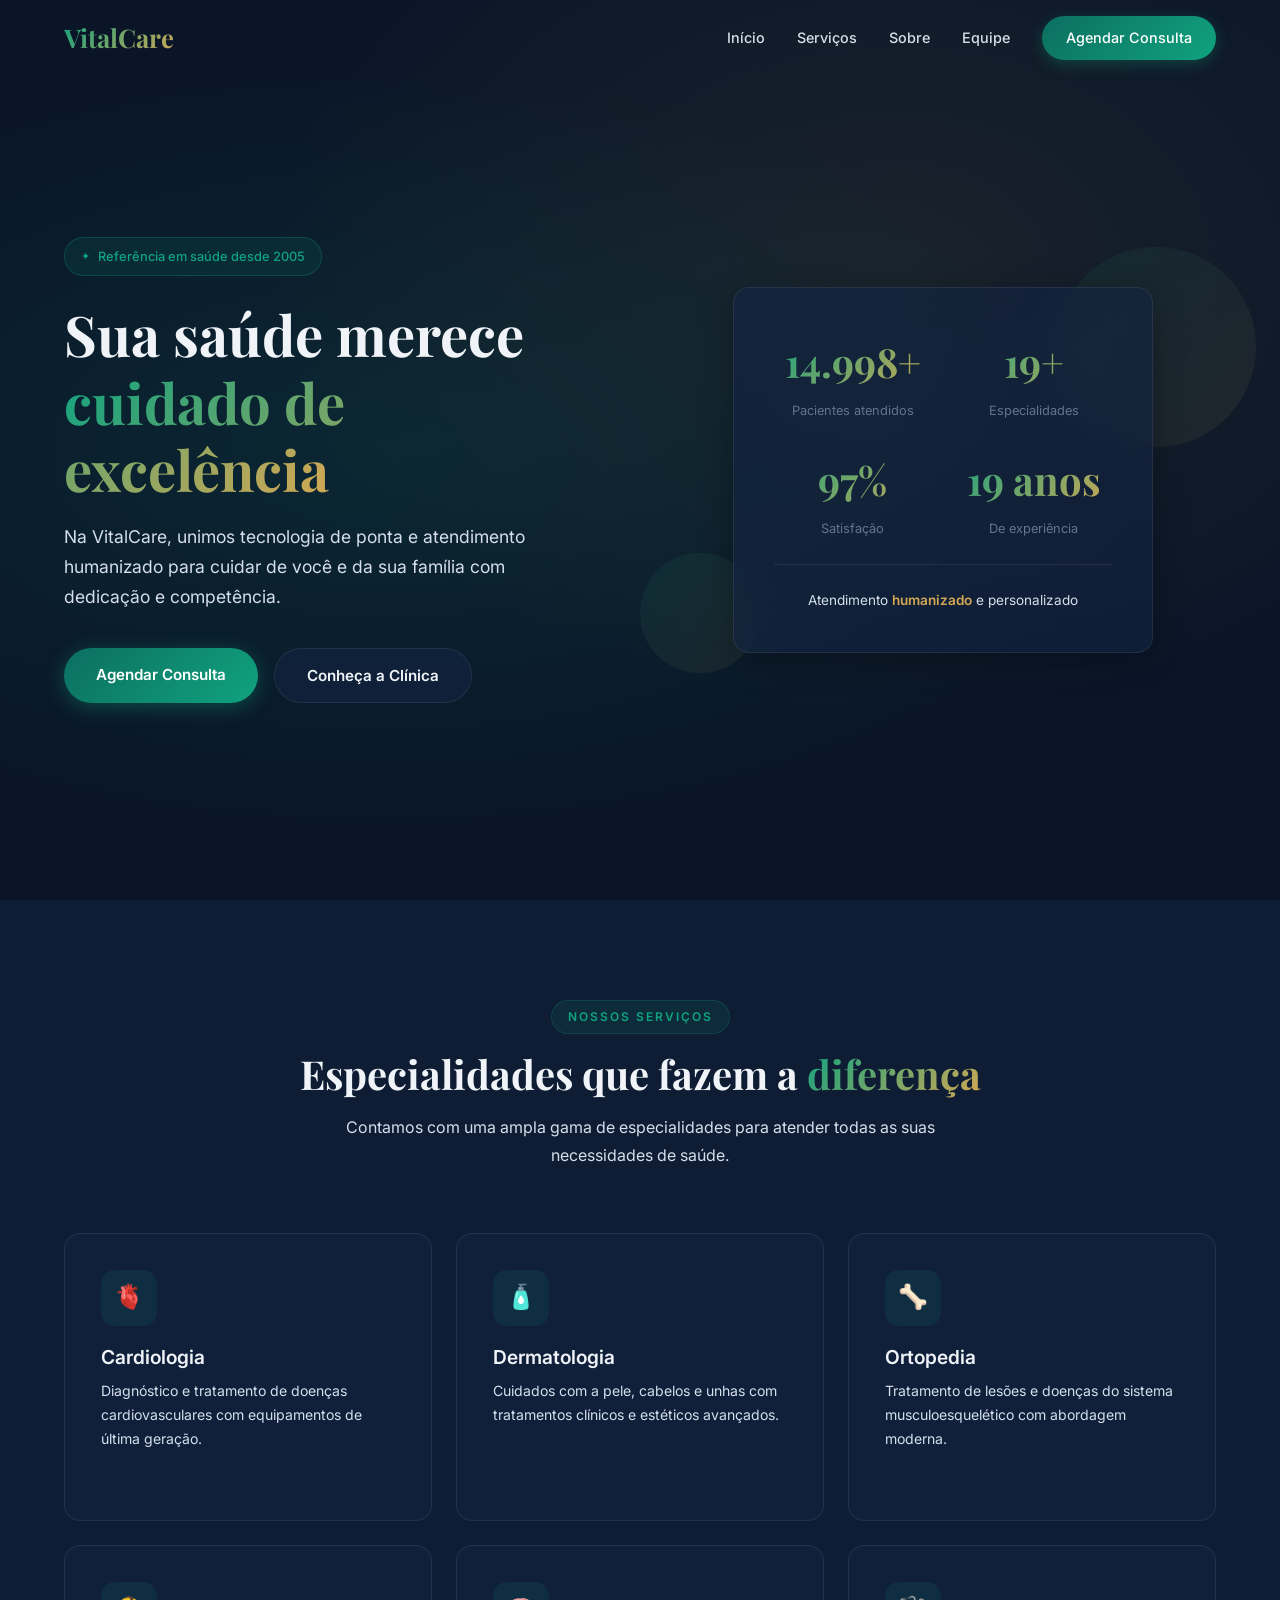
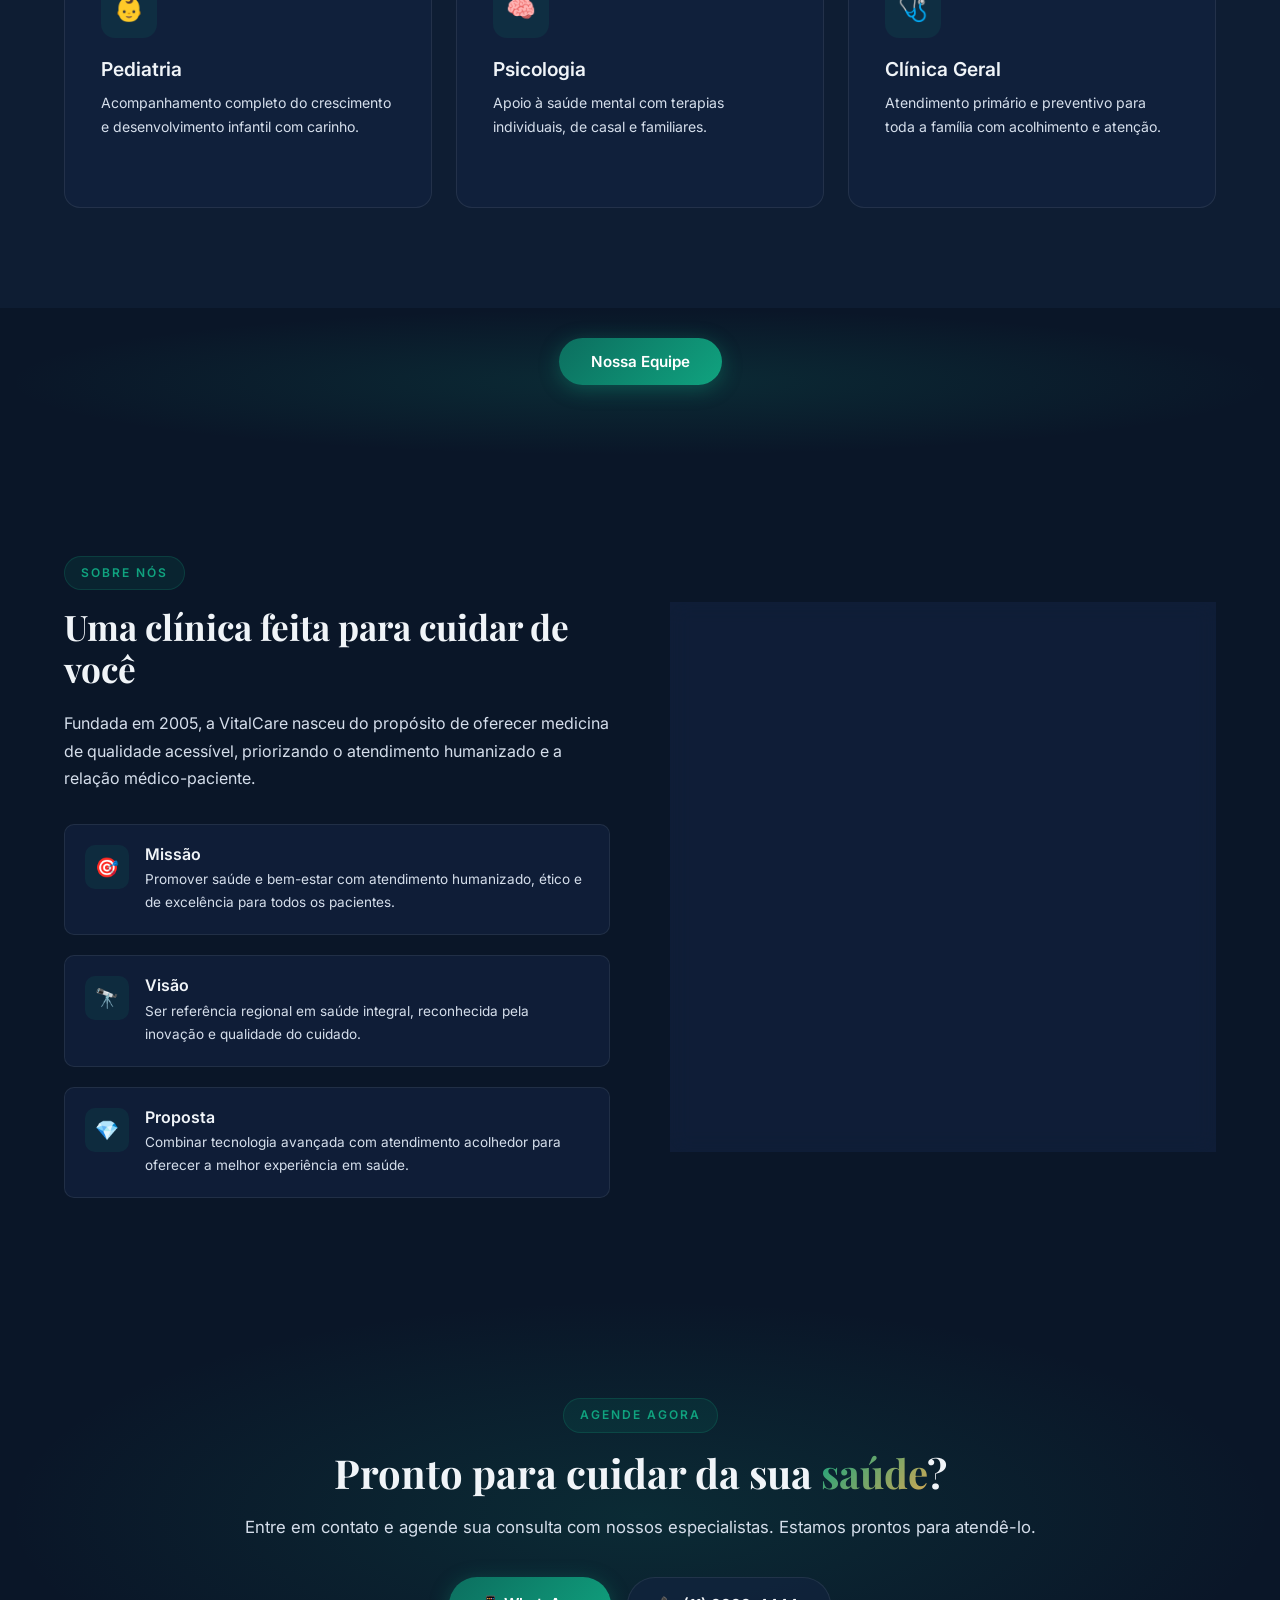
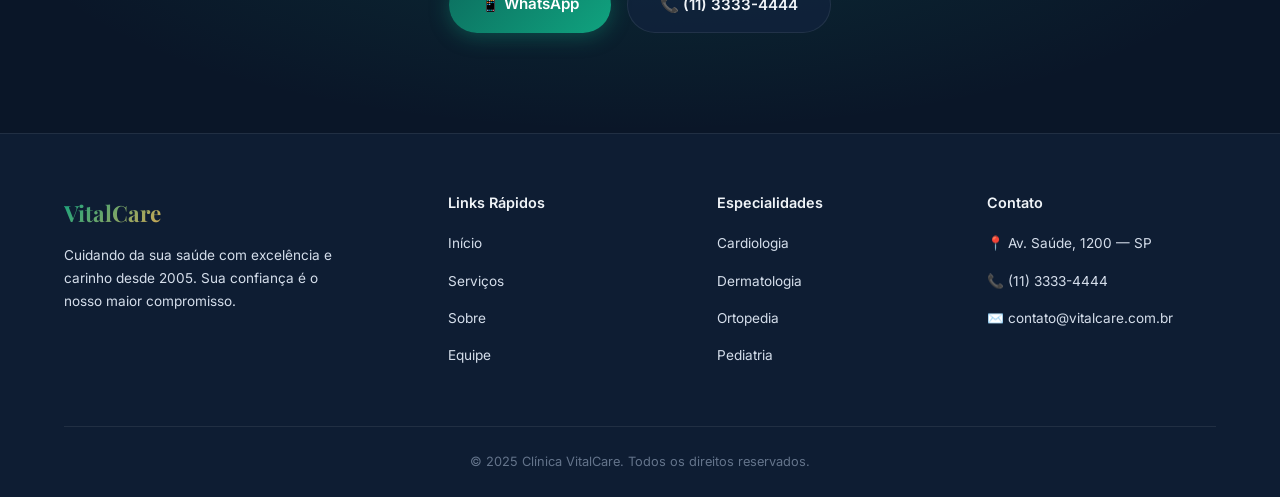
<file: index.html>
<!DOCTYPE html>
<html lang="pt-BR">
<head>
  <meta charset="UTF-8">
  <meta name="viewport" content="width=device-width, initial-scale=1.0">
  <meta name="description" content="Clínica VitalCare — Cuidado médico de excelência com profissionais especializados. Agende sua consulta hoje.">
  <title>Clínica VitalCare — Saúde e Bem-Estar</title>
  <link rel="stylesheet" href="style.css">
</head>
<body>

  <!-- NAVBAR -->
  <nav class="navbar" id="navbar">
    <div class="container">
      <a href="index.html" class="nav-logo">VitalCare</a>
      <div class="nav-links" id="navLinks">
        <a href="#inicio">Início</a>
        <a href="#servicos">Serviços</a>
        <a href="#sobre">Sobre</a>
        <a href="equipe.html">Equipe</a>
        <a href="contato.html" class="nav-cta">Agendar Consulta</a>
      </div>
      <button class="hamburger" id="hamburger" aria-label="Menu">
        <span></span><span></span><span></span>
      </button>
    </div>
  </nav>

  <!-- HERO -->
  <section class="hero" id="inicio">
    <div class="container">
      <div class="hero-grid">
        <div class="hero-content">
          <div class="hero-badge">
            <span>✦</span> Referência em saúde desde 2005
          </div>
          <h1>Sua saúde merece <span class="highlight">cuidado de excelência</span></h1>
          <p>Na VitalCare, unimos tecnologia de ponta e atendimento humanizado para cuidar de você e da sua família com dedicação e competência.</p>
          <div class="hero-buttons">
            <a href="contato.html" class="btn-primary">Agendar Consulta</a>
            <a href="#sobre" class="btn-secondary">Conheça a Clínica</a>
          </div>
        </div>
        <div class="hero-visual">
          <div class="floating-circle"></div>
          <div class="floating-circle"></div>
          <div class="hero-card">
            <div class="hero-stats">
              <div class="stat-item">
                <div class="stat-number" data-target="15000" data-suffix="+">0</div>
                <div class="stat-label">Pacientes atendidos</div>
              </div>
              <div class="stat-item">
                <div class="stat-number" data-target="20" data-suffix="+">0</div>
                <div class="stat-label">Especialidades</div>
              </div>
              <div class="stat-item">
                <div class="stat-number" data-target="98" data-suffix="%">0</div>
                <div class="stat-label">Satisfação</div>
              </div>
              <div class="stat-item">
                <div class="stat-number" data-target="20" data-suffix=" anos">0</div>
                <div class="stat-label">De experiência</div>
              </div>
            </div>
            <div class="hero-card-divider"></div>
            <div class="hero-card-footer">
              <p>Atendimento <span class="accent">humanizado</span> e personalizado</p>
            </div>
          </div>
        </div>
      </div>
    </div>
  </section>

  <!-- SERVICES -->
  <section class="section services" id="servicos">
    <div class="container">
      <div class="section-header reveal">
        <span class="section-tag">Nossos Serviços</span>
        <h2 class="section-title">Especialidades que fazem a <span class="highlight">diferença</span></h2>
        <p class="section-desc">Contamos com uma ampla gama de especialidades para atender todas as suas necessidades de saúde.</p>
      </div>
      <div class="services-grid">
        <div class="service-card reveal reveal-delay-1">
          <div class="service-icon">🫀</div>
          <h3>Cardiologia</h3>
          <p>Diagnóstico e tratamento de doenças cardiovasculares com equipamentos de última geração.</p>
          <div class="service-details">
            <h4>Procedimentos oferecidos:</h4>
            <ul>
              <li>Consulta cardiológica completa</li>
              <li>Eletrocardiograma (ECG)</li>
              <li>Ecocardiograma transtorácico</li>
              <li>Holter 24 horas</li>
              <li>Teste ergométrico</li>
              <li>Avaliação e manejo de hipertensão e arritmias</li>
              <li>Prevenção de eventos cardiovasculares</li>
            </ul>
          </div>
        </div>
        <div class="service-card reveal reveal-delay-2">
          <div class="service-icon">🧴</div>
          <h3>Dermatologia</h3>
          <p>Cuidados com a pele, cabelos e unhas com tratamentos clínicos e estéticos avançados.</p>
          <div class="service-details">
            <h4>Serviços disponíveis:</h4>
            <ul>
              <li>Consulta dermatológica clínica</li>
              <li>Tratamento de acne e rosácea</li>
              <li>Dermatoscopia digital</li>
              <li>Peeling químico e microabrasão</li>
              <li>Laser para rejuvenescimento facial</li>
              <li>Tratamento de manchas e sardas</li>
              <li>Alopecia e problemas capilares</li>
              <li>Prevenção e detecção de câncer de pele</li>
            </ul>
          </div>
        </div>
        <div class="service-card reveal reveal-delay-3">
          <div class="service-icon">🦴</div>
          <h3>Ortopedia</h3>
          <p>Tratamento de lesões e doenças do sistema musculoesquelético com abordagem moderna.</p>
          <div class="service-details">
            <h4>Tratamentos oferecidos:</h4>
            <ul>
              <li>Consulta ortopédica especializada</li>
              <li>Radiografia e ressonância magnética</li>
              <li>Bloqueio e infiltração articular</li>
              <li>Tratamento de fraturas e luxações</li>
              <li>Lesões de menisco e ligamentos</li>
              <li>Dores em coluna (lombalgias, cervicalgias)</li>
              <li>Artrose e artrite</li>
              <li>Indicação e acompanhamento pós-cirúrgico</li>
            </ul>
          </div>
        </div>
        <div class="service-card reveal reveal-delay-4">
          <div class="service-icon">👶</div>
          <h3>Pediatria</h3>
          <p>Acompanhamento completo do crescimento e desenvolvimento infantil com carinho.</p>
          <div class="service-details">
            <h4>Cuidados pediátricos:</h4>
            <ul>
              <li>Consultas neonatais e puericultura</li>
              <li>Avaliação de crescimento e desenvolvimento</li>
              <li>Calendário vacinal completo</li>
              <li>Orientação sobre nutrição e aleitamento</li>
              <li>Atendimento de doenças agudas</li>
              <li>Acompanhamento de condições crônicas</li>
              <li>Orientação aos pais e prevenção de acidentes</li>
            </ul>
          </div>
        </div>
        <div class="service-card reveal reveal-delay-5">
          <div class="service-icon">🧠</div>
          <h3>Psicologia</h3>
          <p>Apoio à saúde mental com terapias individuais, de casal e familiares.</p>
          <div class="service-details">
            <h4>Abordagens terapêuticas:</h4>
            <ul>
              <li>Terapia cognitivo-comportamental (TCC)</li>
              <li>Atendimento psicológico individual</li>
              <li>Terapia de casal e relacionamentos</li>
              <li>Terapia familiar e parental</li>
              <li>Tratamento de ansiedade e depressão</li>
              <li>Orientação em crises e luto</li>
              <li>Avaliação e suporte em stress ocupacional</li>
            </ul>
          </div>
        </div>
        <div class="service-card reveal reveal-delay-6">
          <div class="service-icon">🩺</div>
          <h3>Clínica Geral</h3>
          <p>Atendimento primário e preventivo para toda a família com acolhimento e atenção.</p>
          <div class="service-details">
            <h4>Serviços clínicos:</h4>
            <ul>
              <li>Consultas clínicas para toda a família</li>
              <li>Acompanhamento de doenças crônicas</li>
              <li>Check-up e medicina preventiva</li>
              <li>Atendimento de doenças agudas</li>
              <li>Prescrição e orientação terapêutica</li>
              <li>Referenciamento para especialistas</li>
              <li>Orientação em hábitos saudáveis</li>
            </ul>
          </div>
        </div>
      </div>
    </div>
  </section>

  <!-- LINK PARA EQUIPE -->
  <section class="cta-section" style="padding: 40px 0 80px;">
    <div class="container">
      <div class="cta-content" style="text-align: center;">
        <a href="equipe.html" class="btn-primary">Nossa Equipe</a>
      </div>
    </div>
  </section>

  <!-- ABOUT -->
  <section class="section" id="sobre">
    <div class="container">
      <div class="about-grid">
        <div class="about-content">
          <span class="section-tag">Sobre Nós</span>
          <h2>Uma clínica feita para <span class="highlight">cuidar de você</span></h2>
          <p>Fundada em 2005, a VitalCare nasceu do propósito de oferecer medicina de qualidade acessível, priorizando o atendimento humanizado e a relação médico-paciente.</p>
          <div class="about-values">
            <div class="value-item reveal">
              <div class="value-icon">🎯</div>
              <div>
                <h4>Missão</h4>
                <p>Promover saúde e bem-estar com atendimento humanizado, ético e de excelência para todos os pacientes.</p>
              </div>
            </div>
            <div class="value-item reveal reveal-delay-1">
              <div class="value-icon">🔭</div>
              <div>
                <h4>Visão</h4>
                <p>Ser referência regional em saúde integral, reconhecida pela inovação e qualidade do cuidado.</p>
              </div>
            </div>
            <div class="value-item reveal reveal-delay-2">
              <div class="value-icon">💎</div>
              <div>
                <h4>Proposta</h4>
                <p>Combinar tecnologia avançada com atendimento acolhedor para oferecer a melhor experiência em saúde.</p>
              </div>
            </div>
          </div>
        </div>
        <div class="about-visual reveal">
          <div class="about-card-main">
            <h3>Nossos Diferenciais</h3>
            <div class="differentials">
              <div class="diff-item"><div class="diff-check">✓</div><span>Equipamentos de última geração</span></div>
              <div class="diff-item"><div class="diff-check">✓</div><span>Atendimento humanizado e personalizado</span></div>
              <div class="diff-item"><div class="diff-check">✓</div><span>Agendamento online rápido e fácil</span></div>
              <div class="diff-item"><div class="diff-check">✓</div><span>Ambiente acolhedor e acessível</span></div>
              <div class="diff-item"><div class="diff-check">✓</div><span>Equipe multidisciplinar integrada</span></div>
              <div class="diff-item"><div class="diff-check">✓</div><span>Convênios com os principais planos</span></div>
            </div>
          </div>
        </div>
      </div>
    </div>
  </section>

  <!-- CTA -->
  <section class="cta-section" id="contato">
    <div class="container">
      <div class="cta-content reveal">
        <span class="section-tag">Agende Agora</span>
        <h2 class="section-title">Pronto para cuidar da sua <span class="highlight">saúde</span>?</h2>
        <p>Entre em contato e agende sua consulta com nossos especialistas. Estamos prontos para atendê-lo.</p>
        <div class="cta-buttons">
          <a href="https://wa.me/5511999999999" target="_blank" class="btn-primary">📱 WhatsApp</a>
          <a href="tel:+551133334444" class="btn-secondary">📞 (11) 3333-4444</a>
        </div>
      </div>
    </div>
  </section>

  <!-- FOOTER -->
  <footer class="footer">
    <div class="container">
      <div class="footer-grid">
        <div class="footer-brand">
          <span class="nav-logo">VitalCare</span>
          <p>Cuidando da sua saúde com excelência e carinho desde 2005. Sua confiança é o nosso maior compromisso.</p>
        </div>
        <div>
          <h4>Links Rápidos</h4>
          <ul>
            <li><a href="#inicio">Início</a></li>
            <li><a href="#servicos">Serviços</a></li>
            <li><a href="#sobre">Sobre</a></li>
            <li><a href="equipe.html">Equipe</a></li>
          </ul>
        </div>
        <div>
          <h4>Especialidades</h4>
          <ul>
            <li><a href="#servicos">Cardiologia</a></li>
            <li><a href="#servicos">Dermatologia</a></li>
            <li><a href="#servicos">Ortopedia</a></li>
            <li><a href="#servicos">Pediatria</a></li>
          </ul>
        </div>
        <div>
          <h4>Contato</h4>
          <ul>
            <li><a href="#">📍 Av. Saúde, 1200 — SP</a></li>
            <li><a href="tel:+551133334444">📞 (11) 3333-4444</a></li>
            <li><a href="mailto:contato@vitalcare.com.br">✉️ contato@vitalcare.com.br</a></li>
          </ul>
        </div>
      </div>
      <div class="footer-bottom">
        <p>&copy; 2025 Clínica VitalCare. Todos os direitos reservados.</p>
      </div>
    </div>
  </footer>

  <script src="script.js"></script>
</body>
</html>
</file>
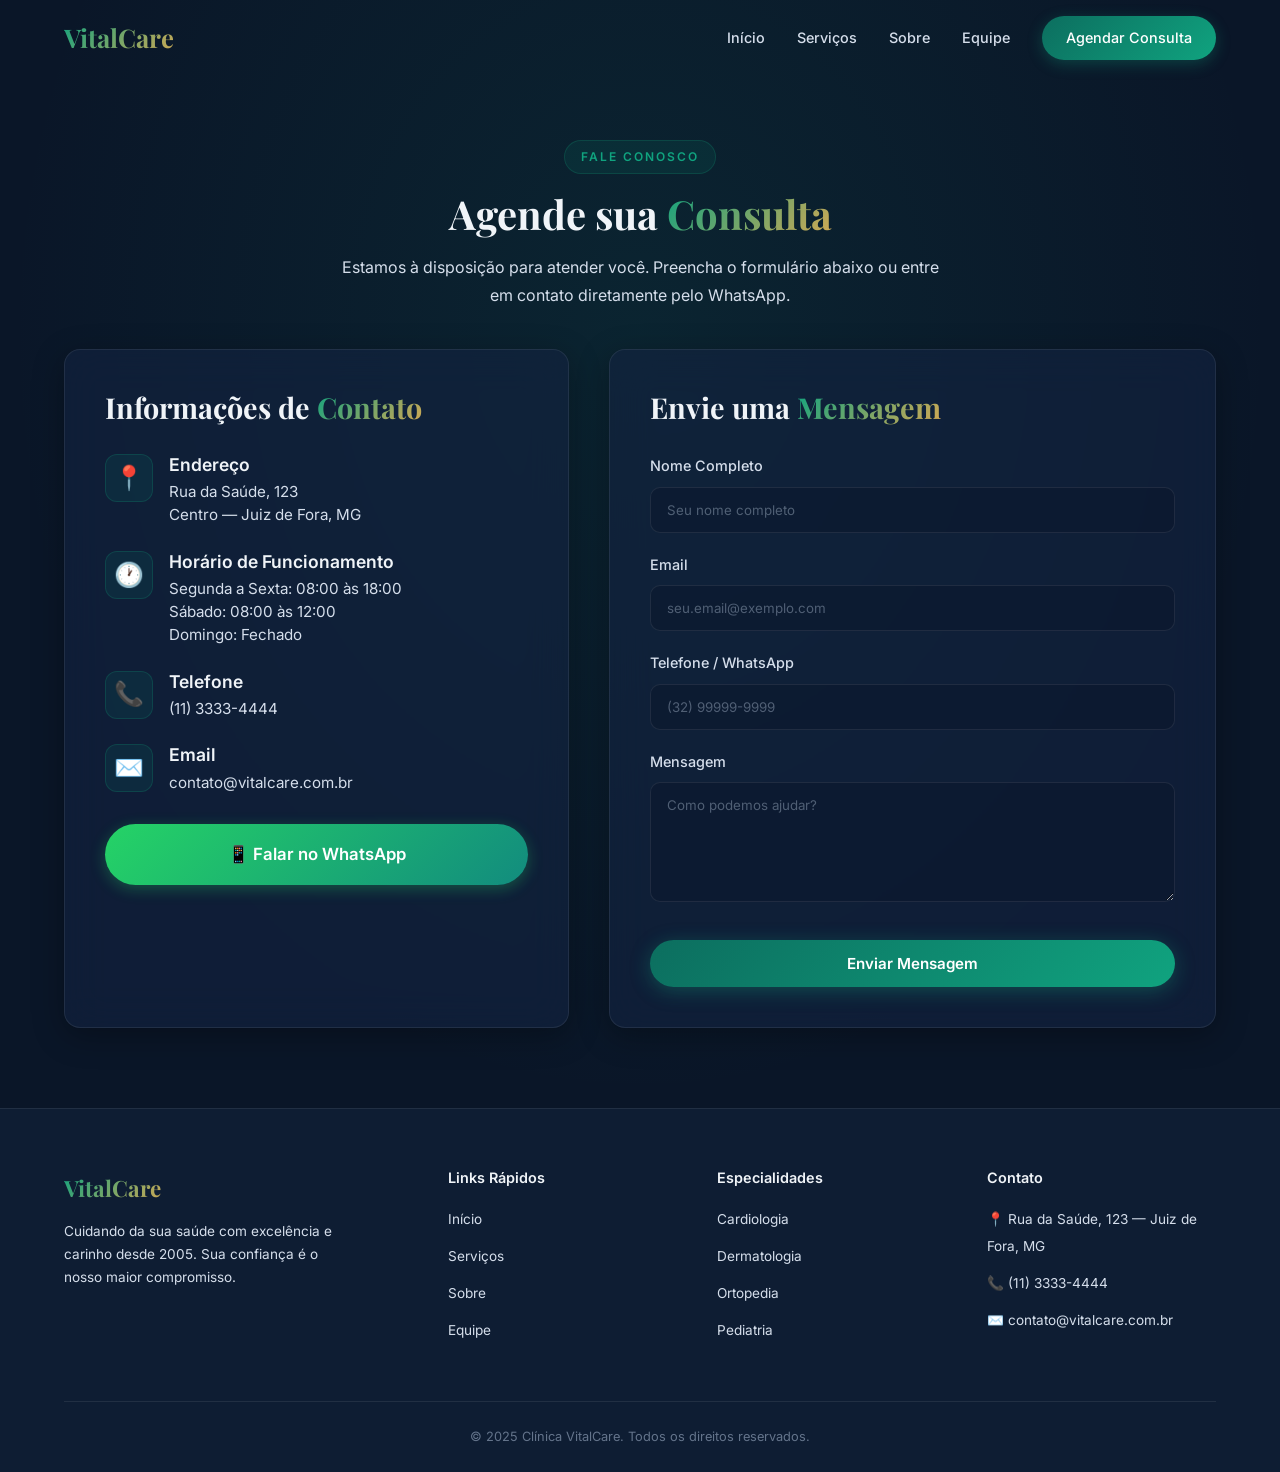
<file: contato.html>
<!DOCTYPE html>
<html lang="pt-BR">
<head>
  <meta charset="UTF-8">
  <meta name="viewport" content="width=device-width, initial-scale=1.0">
  <meta name="description" content="Entre em contato com a Clínica VitalCare. Agende sua consulta ou tire suas dúvidas.">
  <title>Contato — Clínica VitalCare</title>
  <link rel="stylesheet" href="style.css">
  <style>
    /* Estilos específicos para a página de contato usando as variáveis do style.css */
    .contact-page {
      padding: 140px 0 80px;
      min-height: 100vh;
      position: relative;
    }
    .contact-page::before {
      content: ''; position: absolute; inset: 0;
      background: radial-gradient(ellipse at 50% 30%, rgba(16, 163, 127, 0.1) 0%, transparent 70%);
      z-index: -1;
    }
    .contact-header {
      text-align: center;
      margin-bottom: 40px;
    }
    .contact-grid {
      display: grid;
      grid-template-columns: 1fr 1.2fr;
      gap: 40px;
      align-items: stretch;
    }
    .contact-card {
      background: var(--glass-bg);
      border: 1px solid var(--glass-border);
      border-radius: var(--radius);
      padding: 40px;
      backdrop-filter: blur(20px);
      box-shadow: var(--shadow);
    }
    .contact-card h3 {
      font-size: 1.8rem;
      margin-bottom: 30px;
      color: var(--text-primary);
    }
    .contact-card h3 .highlight {
      background: linear-gradient(135deg, var(--primary-light), var(--accent));
      -webkit-background-clip: text; -webkit-text-fill-color: transparent;
    }
    .info-item {
      display: flex;
      gap: 16px;
      margin-bottom: 24px;
      align-items: flex-start;
    }
    .info-icon {
      width: 48px;
      height: 48px;
      border-radius: 12px;
      background: rgba(16, 163, 127, 0.1);
      display: flex;
      align-items: center;
      justify-content: center;
      font-size: 1.5rem;
      flex-shrink: 0;
      border: 1px solid rgba(16, 163, 127, 0.2);
    }
    .info-content h4 {
      font-size: 1.1rem;
      margin-bottom: 6px;
      font-family: 'Inter', sans-serif;
      font-weight: 600;
    }
    .info-content p {
      font-size: 0.95rem;
      color: var(--text-secondary);
      line-height: 1.5;
    }
    
    .form-group {
      margin-bottom: 20px;
    }
    .form-group label {
      display: block;
      font-size: 0.9rem;
      margin-bottom: 8px;
      color: var(--text-secondary);
      font-weight: 500;
    }
    .form-control {
      width: 100%;
      padding: 14px 16px;
      background: rgba(10, 22, 40, 0.4);
      border: 1px solid var(--glass-border);
      border-radius: var(--radius-sm);
      color: var(--text-primary);
      font-family: 'Inter', sans-serif;
      transition: var(--transition);
    }
    .form-control::placeholder {
      color: rgba(148, 163, 184, 0.5);
    }
    .form-control:focus {
      outline: none;
      border-color: var(--primary-light);
      background: rgba(10, 22, 40, 0.7);
      box-shadow: 0 0 0 3px rgba(16, 163, 127, 0.1);
    }
    textarea.form-control {
      resize: vertical;
      min-height: 120px;
    }
    .btn-submit {
      width: 100%;
      margin-top: 10px;
    }
    .whatsapp-btn-large {
      display: flex;
      align-items: center;
      justify-content: center;
      gap: 10px;
      background: linear-gradient(135deg, #25D366, #128C7E);
      color: white;
      padding: 16px;
      border-radius: 50px;
      font-weight: 600;
      font-size: 1.05rem;
      margin-top: 30px;
      transition: var(--transition);
      box-shadow: 0 4px 15px rgba(37, 211, 102, 0.3);
      text-decoration: none;
    }
    .whatsapp-btn-large:hover {
      transform: translateY(-3px);
      box-shadow: 0 8px 25px rgba(37, 211, 102, 0.4);
      color: white;
    }
    
    @media (max-width: 992px) {
      .contact-grid {
        grid-template-columns: 1fr;
      }
    }
  </style>
</head>
<body>

  <!-- NAVBAR -->
  <nav class="navbar" id="navbar">
    <div class="container">
      <a href="index.html" class="nav-logo">VitalCare</a>
      <div class="nav-links" id="navLinks">
        <a href="index.html#inicio">Início</a>
        <a href="index.html#servicos">Serviços</a>
        <a href="index.html#sobre">Sobre</a>
        <a href="equipe.html">Equipe</a>
        <a href="contato.html" class="nav-cta">Agendar Consulta</a>
      </div>
      <button class="hamburger" id="hamburger" aria-label="Menu">
        <span></span><span></span><span></span>
      </button>
    </div>
  </nav>

  <!-- CONTATO PRINCIPAL -->
  <main class="contact-page">
    <div class="container">
      <div class="contact-header reveal">
        <span class="section-tag">Fale Conosco</span>
        <h1 class="section-title">Agende sua <span class="highlight">Consulta</span></h1>
        <p class="section-desc">Estamos à disposição para atender você. Preencha o formulário abaixo ou entre em contato diretamente pelo WhatsApp.</p>
      </div>

      <div class="contact-grid">
        <!-- INFO CARD -->
        <div class="contact-card reveal reveal-delay-1">
          <h3>Informações de <span class="highlight">Contato</span></h3>
          
          <div class="info-item">
            <div class="info-icon">📍</div>
            <div class="info-content">
              <h4>Endereço</h4>
              <p>Rua da Saúde, 123<br>Centro — Juiz de Fora, MG</p>
            </div>
          </div>
          
          <div class="info-item">
            <div class="info-icon">🕐</div>
            <div class="info-content">
              <h4>Horário de Funcionamento</h4>
              <p>Segunda a Sexta: 08:00 às 18:00<br>Sábado: 08:00 às 12:00<br>Domingo: Fechado</p>
            </div>
          </div>
          
          <div class="info-item">
            <div class="info-icon">📞</div>
            <div class="info-content">
              <h4>Telefone</h4>
              <p>(11) 3333-4444</p>
            </div>
          </div>
          
          <div class="info-item">
            <div class="info-icon">✉️</div>
            <div class="info-content">
              <h4>Email</h4>
              <p>contato@vitalcare.com.br</p>
            </div>
          </div>

          <a href="https://wa.me/5532999999999" target="_blank" class="whatsapp-btn-large">
            📱 Falar no WhatsApp
          </a>
        </div>

        <!-- FORM CARD -->
        <div class="contact-card reveal reveal-delay-2">
          <h3>Envie uma <span class="highlight">Mensagem</span></h3>
          
          <form id="contactForm" onsubmit="event.preventDefault(); alert('Mensagem enviada com sucesso! Entraremos em contato em breve.'); this.reset();">
            <div class="form-group">
              <label for="nome">Nome Completo</label>
              <input type="text" id="nome" class="form-control" placeholder="Seu nome completo" required>
            </div>
            
            <div class="form-group">
              <label for="email">Email</label>
              <input type="email" id="email" class="form-control" placeholder="seu.email@exemplo.com" required>
            </div>
            
            <div class="form-group">
              <label for="telefone">Telefone / WhatsApp</label>
              <input type="tel" id="telefone" class="form-control" placeholder="(32) 99999-9999" required>
            </div>
            
            <div class="form-group">
              <label for="mensagem">Mensagem</label>
              <textarea id="mensagem" class="form-control" placeholder="Como podemos ajudar?" required></textarea>
            </div>
            
            <button type="submit" class="btn-primary btn-submit">Enviar Mensagem</button>
          </form>
        </div>
      </div>
    </div>
  </main>

  <!-- FOOTER -->
  <footer class="footer">
    <div class="container">
      <div class="footer-grid">
        <div class="footer-brand">
          <span class="nav-logo">VitalCare</span>
          <p>Cuidando da sua saúde com excelência e carinho desde 2005. Sua confiança é o nosso maior compromisso.</p>
        </div>
        <div>
          <h4>Links Rápidos</h4>
          <ul>
            <li><a href="index.html#inicio">Início</a></li>
            <li><a href="index.html#servicos">Serviços</a></li>
            <li><a href="index.html#sobre">Sobre</a></li>
            <li><a href="equipe.html">Equipe</a></li>
          </ul>
        </div>
        <div>
          <h4>Especialidades</h4>
          <ul>
            <li><a href="index.html#servicos">Cardiologia</a></li>
            <li><a href="index.html#servicos">Dermatologia</a></li>
            <li><a href="index.html#servicos">Ortopedia</a></li>
            <li><a href="index.html#servicos">Pediatria</a></li>
          </ul>
        </div>
        <div>
          <h4>Contato</h4>
          <ul>
            <li><a href="#">📍 Rua da Saúde, 123 — Juiz de Fora, MG</a></li>
            <li><a href="tel:+551133334444">📞 (11) 3333-4444</a></li>
            <li><a href="mailto:contato@vitalcare.com.br">✉️ contato@vitalcare.com.br</a></li>
          </ul>
        </div>
      </div>
      <div class="footer-bottom">
        <p>&copy; 2025 Clínica VitalCare. Todos os direitos reservados.</p>
      </div>
    </div>
  </footer>

  <script src="script.js"></script>
</body>
</html>
</file>
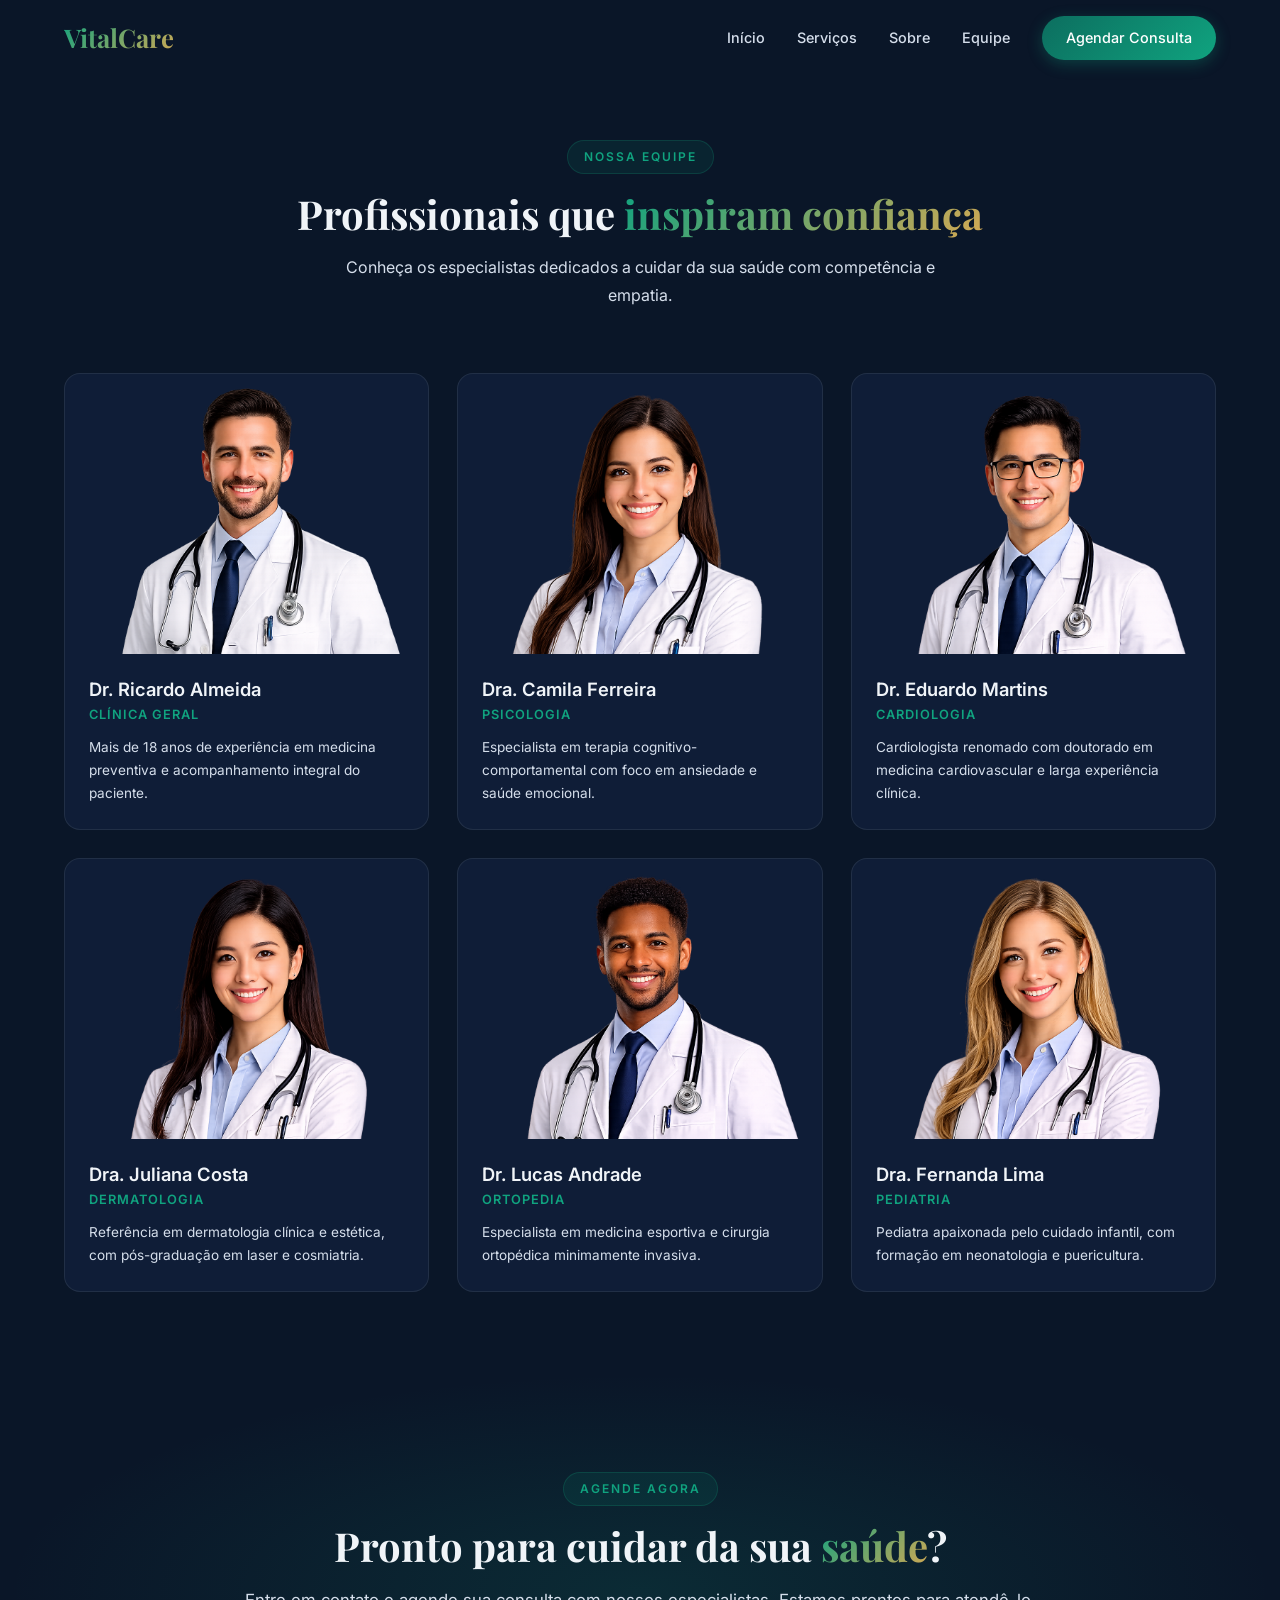
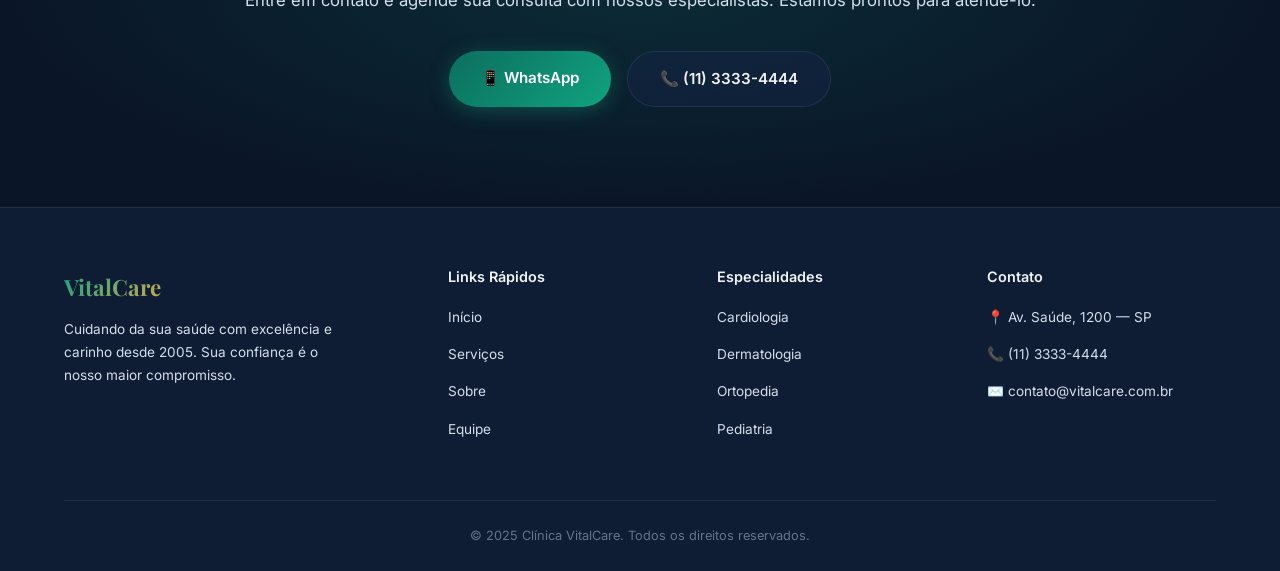
<file: equipe.html>
<!DOCTYPE html>
<html lang="pt-BR">
<head>
  <meta charset="UTF-8">
  <meta name="viewport" content="width=device-width, initial-scale=1.0">
  <meta name="description" content="Conheça a equipe de especialistas da Clínica VitalCare. Profissionais dedicados à sua saúde.">
  <title>Nossa Equipe — Clínica VitalCare</title>
  <link rel="stylesheet" href="style.css">
  <style>
    /* Estilos específicos para a página da equipe */
    .team-page {
      padding: 140px 0 80px; /* Adjust padding to account for fixed navbar */
      min-height: 100vh;
    }
  </style>
</head>
<body>

  <!-- NAVBAR -->
  <nav class="navbar" id="navbar">
    <div class="container">
      <a href="index.html" class="nav-logo">VitalCare</a>
      <div class="nav-links" id="navLinks">
        <a href="index.html#inicio">Início</a>
        <a href="index.html#servicos">Serviços</a>
        <a href="index.html#sobre">Sobre</a>
        <a href="equipe.html" class="active">Equipe</a>
        <a href="contato.html" class="nav-cta">Agendar Consulta</a>
      </div>
      <button class="hamburger" id="hamburger" aria-label="Menu">
        <span></span><span></span><span></span>
      </button>
    </div>
  </nav>

  <!-- TEAM -->
  <main class="team-page">
    <div class="container">
      <div class="section-header reveal">
        <span class="section-tag">Nossa Equipe</span>
        <h2 class="section-title">Profissionais que <span class="highlight">inspiram confiança</span></h2>
        <p class="section-desc">Conheça os especialistas dedicados a cuidar da sua saúde com competência e empatia.</p>
      </div>
      <div class="team-grid">
        <div class="team-card reveal reveal-delay-1">
          <div class="team-photo-wrap"><img src="img/doctor_1.png" alt="Dr. Ricardo Almeida" class="team-photo"></div>
          <div class="team-info">
            <h3>Dr. Ricardo Almeida</h3>
            <div class="team-specialty">Clínica Geral</div>
            <p>Mais de 18 anos de experiência em medicina preventiva e acompanhamento integral do paciente.</p>
          </div>
        </div>
        <div class="team-card reveal reveal-delay-2">
          <div class="team-photo-wrap"><img src="img/doctor_2.png" alt="Dra. Camila Ferreira" class="team-photo"></div>
          <div class="team-info">
            <h3>Dra. Camila Ferreira</h3>
            <div class="team-specialty">Psicologia</div>
            <p>Especialista em terapia cognitivo-comportamental com foco em ansiedade e saúde emocional.</p>
          </div>
        </div>
        <div class="team-card reveal reveal-delay-3">
          <div class="team-photo-wrap"><img src="img/doctor_3.png" alt="Dr. Eduardo Martins" class="team-photo"></div>
          <div class="team-info">
            <h3>Dr. Eduardo Martins</h3>
            <div class="team-specialty">Cardiologia</div>
            <p>Cardiologista renomado com doutorado em medicina cardiovascular e larga experiência clínica.</p>
          </div>
        </div>
        <div class="team-card reveal reveal-delay-4">
          <div class="team-photo-wrap"><img src="img/doctor_4.png" alt="Dra. Juliana Costa" class="team-photo"></div>
          <div class="team-info">
            <h3>Dra. Juliana Costa</h3>
            <div class="team-specialty">Dermatologia</div>
            <p>Referência em dermatologia clínica e estética, com pós-graduação em laser e cosmiatria.</p>
          </div>
        </div>
        <div class="team-card reveal reveal-delay-5">
          <div class="team-photo-wrap"><img src="img/doctor_5.png" alt="Dr. Lucas Andrade" class="team-photo"></div>
          <div class="team-info">
            <h3>Dr. Lucas Andrade</h3>
            <div class="team-specialty">Ortopedia</div>
            <p>Especialista em medicina esportiva e cirurgia ortopédica minimamente invasiva.</p>
          </div>
        </div>
        <div class="team-card reveal reveal-delay-6">
          <div class="team-photo-wrap"><img src="img/doctor_6.png" alt="Dra. Fernanda Lima" class="team-photo"></div>
          <div class="team-info">
            <h3>Dra. Fernanda Lima</h3>
            <div class="team-specialty">Pediatria</div>
            <p>Pediatra apaixonada pelo cuidado infantil, com formação em neonatologia e puericultura.</p>
          </div>
        </div>
      </div>
    </div>
  </main>

  <!-- CTA -->
  <section class="cta-section">
    <div class="container">
      <div class="cta-content reveal">
        <span class="section-tag">Agende Agora</span>
        <h2 class="section-title">Pronto para cuidar da sua <span class="highlight">saúde</span>?</h2>
        <p>Entre em contato e agende sua consulta com nossos especialistas. Estamos prontos para atendê-lo.</p>
        <div class="cta-buttons">
          <a href="https://wa.me/5511999999999" target="_blank" class="btn-primary">📱 WhatsApp</a>
          <a href="tel:+551133334444" class="btn-secondary">📞 (11) 3333-4444</a>
        </div>
      </div>
    </div>
  </section>

  <!-- FOOTER -->
  <footer class="footer">
    <div class="container">
      <div class="footer-grid">
        <div class="footer-brand">
          <span class="nav-logo">VitalCare</span>
          <p>Cuidando da sua saúde com excelência e carinho desde 2005. Sua confiança é o nosso maior compromisso.</p>
        </div>
        <div>
          <h4>Links Rápidos</h4>
          <ul>
            <li><a href="index.html#inicio">Início</a></li>
            <li><a href="index.html#servicos">Serviços</a></li>
            <li><a href="index.html#sobre">Sobre</a></li>
            <li><a href="equipe.html">Equipe</a></li>
          </ul>
        </div>
        <div>
          <h4>Especialidades</h4>
          <ul>
            <li><a href="index.html#servicos">Cardiologia</a></li>
            <li><a href="index.html#servicos">Dermatologia</a></li>
            <li><a href="index.html#servicos">Ortopedia</a></li>
            <li><a href="index.html#servicos">Pediatria</a></li>
          </ul>
        </div>
        <div>
          <h4>Contato</h4>
          <ul>
            <li><a href="#">📍 Av. Saúde, 1200 — SP</a></li>
            <li><a href="tel:+551133334444">📞 (11) 3333-4444</a></li>
            <li><a href="mailto:contato@vitalcare.com.br">✉️ contato@vitalcare.com.br</a></li>
          </ul>
        </div>
      </div>
      <div class="footer-bottom">
        <p>&copy; 2025 Clínica VitalCare. Todos os direitos reservados.</p>
      </div>
    </div>
  </footer>

  <script src="script.js"></script>
</body>
</html>
</file>
<file: style.css>
@import url('https://fonts.googleapis.com/css2?family=Inter:wght@300;400;500;600;700;800&family=Playfair+Display:wght@400;500;600;700&display=swap');

:root {
  --primary: #0c6e5f;
  --primary-light: #10a37f;
  --primary-dark: #084d43;
  --accent: #d4a853;
  --accent-light: #e6c778;
  --bg-dark: #0a1628;
  --bg-section: #0e1d33;
  --bg-card: #132441;
  --text-primary: #f0f4f8;
  --text-secondary: #d5deeb;
  --text-muted: #64748b;
  --glass-bg: rgba(19, 36, 65, 0.6);
  --glass-border: rgba(255, 255, 255, 0.08);
  --shadow: 0 8px 32px rgba(0, 0, 0, 0.3);
  --radius: 16px;
  --radius-sm: 10px;
  --transition: 0.3s cubic-bezier(0.4, 0, 0.2, 1);
}

*, *::before, *::after { margin: 0; padding: 0; box-sizing: border-box; }

html { scroll-behavior: smooth; scroll-padding-top: 80px; }

body {
  font-family: 'Inter', sans-serif;
  background: var(--bg-dark);
  color: var(--text-primary);
  line-height: 1.7;
  overflow-x: hidden;
}

h1, h2, h3, h4 { font-family: 'Playfair Display', serif; line-height: 1.2; }

a { text-decoration: none; color: inherit; }
ul { list-style: none; }
img { max-width: 100%; display: block; }

.container { max-width: 1200px; margin: 0 auto; padding: 0 24px; }

/* ===== NAVBAR ===== */
.navbar {
  position: fixed; top: 0; left: 0; right: 0; z-index: 1000;
  padding: 16px 0;
  transition: var(--transition);
}
.navbar.scrolled {
  background: rgba(10, 22, 40, 0.92);
  backdrop-filter: blur(20px);
  border-bottom: 1px solid var(--glass-border);
  padding: 10px 0;
}
.navbar .container { display: flex; align-items: center; justify-content: space-between; }
.nav-logo {
  font-family: 'Playfair Display', serif;
  font-size: 1.6rem; font-weight: 700;
  background: linear-gradient(135deg, var(--primary-light), var(--accent));
  -webkit-background-clip: text; -webkit-text-fill-color: transparent;
}
.nav-links { display: flex; gap: 32px; align-items: center; }
.nav-links a {
  font-size: 0.9rem; font-weight: 500; color: var(--text-secondary);
  position: relative; transition: var(--transition);
}
.nav-links a::after {
  content: ''; position: absolute; bottom: -4px; left: 0;
  width: 0; height: 2px;
  background: linear-gradient(90deg, var(--primary-light), var(--accent));
  transition: var(--transition);
}
.nav-links a:hover { color: var(--text-primary); }
.nav-links a:hover::after { width: 100%; }
.nav-cta {
  padding: 10px 24px; border-radius: 50px;
  background: linear-gradient(135deg, var(--primary), var(--primary-light));
  color: #fff !important; font-weight: 600; font-size: 0.85rem;
  transition: var(--transition);
  box-shadow: 0 4px 15px rgba(16, 163, 127, 0.3);
}
.nav-cta:hover { transform: translateY(-2px); box-shadow: 0 6px 25px rgba(16, 163, 127, 0.5); }
.nav-cta::after { display: none !important; }
.hamburger { display: none; flex-direction: column; gap: 5px; cursor: pointer; background: none; border: none; }
.hamburger span { width: 24px; height: 2px; background: var(--text-primary); transition: var(--transition); }

/* ===== HERO ===== */
.hero {
  min-height: 100vh; display: flex; align-items: center;
  position: relative; overflow: hidden;
  padding: 120px 0 80px;
}
.hero::before {
  content: ''; position: absolute; inset: 0;
  background: radial-gradient(ellipse at 30% 50%, rgba(16, 163, 127, 0.12) 0%, transparent 60%),
              radial-gradient(ellipse at 70% 30%, rgba(212, 168, 83, 0.08) 0%, transparent 50%);
}
.hero-grid { display: grid; grid-template-columns: 1fr 1fr; gap: 60px; align-items: center; position: relative; }
.hero-badge {
  display: inline-flex; align-items: center; gap: 8px;
  padding: 8px 16px; border-radius: 50px;
  background: rgba(16, 163, 127, 0.1);
  border: 1px solid rgba(16, 163, 127, 0.25);
  font-size: 0.8rem; color: var(--primary-light); font-weight: 500;
  margin-bottom: 24px;
}
.hero-badge span { font-size: 0.7rem; }
.hero h1 { font-size: 3.5rem; font-weight: 700; margin-bottom: 20px; }
.hero h1 .highlight {
  background: linear-gradient(135deg, var(--primary-light), var(--accent));
  -webkit-background-clip: text; -webkit-text-fill-color: transparent;
}
.hero p { font-size: 1.1rem; color: var(--text-secondary); margin-bottom: 36px; max-width: 500px; }
.hero-buttons { display: flex; gap: 16px; flex-wrap: wrap; }
.btn-primary {
  padding: 14px 32px; border-radius: 50px; border: none;
  background: linear-gradient(135deg, var(--primary), var(--primary-light));
  color: #fff; font-weight: 600; font-size: 0.95rem;
  cursor: pointer; transition: var(--transition);
  box-shadow: 0 4px 20px rgba(16, 163, 127, 0.35);
  font-family: 'Inter', sans-serif;
}
.btn-primary:hover { transform: translateY(-3px); box-shadow: 0 8px 30px rgba(16, 163, 127, 0.5); }
.btn-secondary {
  padding: 14px 32px; border-radius: 50px;
  border: 1px solid var(--glass-border);
  background: var(--glass-bg); color: var(--text-primary);
  font-weight: 600; font-size: 0.95rem;
  cursor: pointer; transition: var(--transition);
  font-family: 'Inter', sans-serif;
}
.btn-secondary:hover { border-color: var(--primary-light); background: rgba(16, 163, 127, 0.1); }
.hero-visual {
  display: flex; justify-content: center; align-items: center; position: relative;
}
.hero-card {
  background: var(--glass-bg); border: 1px solid var(--glass-border);
  border-radius: var(--radius); padding: 40px;
  backdrop-filter: blur(20px); box-shadow: var(--shadow);
  width: 100%; max-width: 420px;
}
.hero-stats { display: grid; grid-template-columns: 1fr 1fr; gap: 24px; }
.stat-item { text-align: center; }
.stat-number {
  font-family: 'Playfair Display', serif; font-size: 2.5rem; font-weight: 700;
  background: linear-gradient(135deg, var(--primary-light), var(--accent));
  -webkit-background-clip: text; -webkit-text-fill-color: transparent;
}
.stat-label { font-size: 0.8rem; color: var(--text-muted); margin-top: 4px; }
.hero-card-divider { height: 1px; background: var(--glass-border); margin: 24px 0; }
.hero-card-footer { text-align: center; }
.hero-card-footer p { font-size: 0.85rem; color: var(--text-secondary); margin: 0; }
.hero-card-footer .accent { color: var(--accent); font-weight: 600; }
.floating-circle {
  position: absolute; border-radius: 50%;
  background: linear-gradient(135deg, var(--primary-light), var(--accent));
  opacity: 0.08; animation: float 6s ease-in-out infinite;
}
.floating-circle:nth-child(1) { width: 200px; height: 200px; top: -40px; right: -40px; }
.floating-circle:nth-child(2) { width: 120px; height: 120px; bottom: -20px; left: -30px; animation-delay: -3s; }

@keyframes float {
  0%, 100% { transform: translateY(0) rotate(0deg); }
  50% { transform: translateY(-20px) rotate(5deg); }
}

/* ===== SECTION COMMON ===== */
.section { padding: 100px 0; position: relative; }
.section-header { text-align: center; margin-bottom: 64px; }
.section-tag {
  display: inline-block; padding: 6px 16px; border-radius: 50px;
  background: rgba(16, 163, 127, 0.1);
  border: 1px solid rgba(16, 163, 127, 0.2);
  font-size: 0.75rem; font-weight: 600; color: var(--primary-light);
  text-transform: uppercase; letter-spacing: 2px; margin-bottom: 16px;
}
.section-title { font-size: 2.5rem; margin-bottom: 16px; }
.section-title .highlight {
  background: linear-gradient(135deg, var(--primary-light), var(--accent));
  -webkit-background-clip: text; -webkit-text-fill-color: transparent;
}
.section-desc { color: var(--text-secondary); max-width: 600px; margin: 0 auto; font-size: 1rem; }

/* ===== SERVICES ===== */
.services { background: var(--bg-section); }
.services-grid { display: grid; grid-template-columns: repeat(3, 1fr); gap: 24px; }
.service-card {
  background: var(--glass-bg); border: 1px solid var(--glass-border);
  border-radius: var(--radius); padding: 36px; transition: var(--transition);
  position: relative; overflow: hidden;
}
.service-card::before {
  content: ''; position: absolute; top: 0; left: 0; right: 0; height: 3px;
  background: linear-gradient(90deg, var(--primary-light), var(--accent));
  opacity: 0; transition: var(--transition);
}
.service-card:hover { transform: translateY(-6px); border-color: rgba(16, 163, 127, 0.3); }
.service-card:hover::before { opacity: 1; }
.service-icon {
  width: 56px; height: 56px; border-radius: 14px;
  background: rgba(16, 163, 127, 0.1); display: flex;
  align-items: center; justify-content: center;
  font-size: 1.5rem; margin-bottom: 20px;
}
.service-card h3 { font-size: 1.2rem; margin-bottom: 10px; font-family: 'Inter', sans-serif; font-weight: 600; }
.service-card p { font-size: 0.88rem; color: var(--text-secondary); margin-bottom: 16px; }
.service-details {
  margin-top: 16px; padding-top: 16px; border-top: 1px solid rgba(16, 163, 127, 0.2);
  max-height: 0; overflow: hidden; transition: max-height 0.3s ease, opacity 0.3s ease;
  opacity: 0;
}
.service-card:hover .service-details {
  max-height: 400px; opacity: 1;
}
.service-details h4 {
  font-size: 0.95rem; font-weight: 600; color: var(--primary-light);
  margin-bottom: 12px; font-family: 'Inter', sans-serif;
}
.service-details ul { list-style: none; }
.service-details li {
  font-size: 0.82rem; color: var(--text-secondary);
  padding: 6px 0; padding-left: 20px; position: relative;
  transition: var(--transition);
}
.service-details li::before {
  content: '✓'; position: absolute; left: 0;
  color: var(--primary-light); font-weight: bold;
}
.service-details li:hover {
  color: var(--text-primary); padding-left: 24px;
}

/* ===== ABOUT ===== */
.about-grid { display: grid; grid-template-columns: 1fr 1fr; gap: 60px; align-items: center; }
.about-content .section-tag { margin-bottom: 16px; }
.about-content h2 { font-size: 2.2rem; margin-bottom: 20px; }
.about-content > p { color: var(--text-secondary); margin-bottom: 32px; }
.about-values { display: flex; flex-direction: column; gap: 20px; }
.value-item {
  display: flex; gap: 16px; padding: 20px;
  background: var(--glass-bg); border: 1px solid var(--glass-border);
  border-radius: var(--radius-sm); transition: var(--transition);
}
.value-item:hover { border-color: rgba(16, 163, 127, 0.3); }
.value-icon {
  width: 44px; height: 44px; border-radius: 10px; flex-shrink: 0;
  background: rgba(16, 163, 127, 0.1);
  display: flex; align-items: center; justify-content: center; font-size: 1.2rem;
}
.value-item h4 { font-size: 1rem; font-family: 'Inter', sans-serif; font-weight: 600; margin-bottom: 4px; }
.value-item p { font-size: 0.85rem; color: var(--text-secondary); }
.about-visual { position: relative; }
.about-card-main {
  background: var(--glass-bg); border: 1px solid var(--glass-border);
  border-radius: var(--radius); padding: 40px;
  backdrop-filter: blur(10px);
}
.about-card-main h3 {
  font-size: 1.4rem; margin-bottom: 24px; text-align: center;
  font-family: 'Inter', sans-serif; font-weight: 600;
}
.differentials { display: flex; flex-direction: column; gap: 16px; }
.diff-item {
  display: flex; align-items: center; gap: 14px; padding: 14px 18px;
  background: rgba(16, 163, 127, 0.06); border-radius: var(--radius-sm);
  transition: var(--transition);
}
.diff-item:hover { background: rgba(16, 163, 127, 0.12); }
.diff-check {
  width: 28px; height: 28px; border-radius: 8px; flex-shrink: 0;
  background: linear-gradient(135deg, var(--primary), var(--primary-light));
  display: flex; align-items: center; justify-content: center;
  color: #fff; font-size: 0.8rem; font-weight: 700;
}
.diff-item span { font-size: 0.92rem; font-weight: 500; }

/* ===== TEAM ===== */
.team { background: var(--bg-section); }
.team-grid { display: grid; grid-template-columns: repeat(3, 1fr); gap: 28px; }
.team-card {
  background: var(--glass-bg); border: 1px solid var(--glass-border);
  border-radius: var(--radius); overflow: hidden; transition: var(--transition);
}
.team-card:hover { transform: translateY(-8px); border-color: rgba(16, 163, 127, 0.3); box-shadow: 0 20px 40px rgba(0,0,0,0.3); }
.team-photo {
  width: 100%; height: 280px; object-fit: cover; object-position: top;
  transition: var(--transition);
}
.team-card:hover .team-photo { transform: scale(1.05); }
.team-photo-wrap { overflow: hidden; }
.team-info { padding: 24px; }
.team-info h3 { font-size: 1.15rem; font-family: 'Inter', sans-serif; font-weight: 600; margin-bottom: 4px; }
.team-specialty {
  font-size: 0.8rem; font-weight: 600; color: var(--primary-light);
  text-transform: uppercase; letter-spacing: 1px; margin-bottom: 10px;
}
.team-info p { font-size: 0.85rem; color: var(--text-secondary); }

/* ===== CTA ===== */
.cta-section {
  padding: 100px 0; text-align: center; position: relative; overflow: hidden;
}
.cta-section::before {
  content: ''; position: absolute; inset: 0;
  background: radial-gradient(ellipse at center, rgba(16, 163, 127, 0.15), transparent 70%);
  z-index: -1;
}
.cta-content { position: relative; }
.cta-content h2 { font-size: 2.5rem; margin-bottom: 16px; }
.cta-content p { color: var(--text-secondary); margin-bottom: 36px; font-size: 1.05rem; }
.cta-buttons { display: flex; gap: 16px; justify-content: center; flex-wrap: wrap; }

/* ===== FOOTER ===== */
.footer {
  background: var(--bg-section); border-top: 1px solid var(--glass-border);
  padding: 60px 0 24px;
}
.footer-grid { display: grid; grid-template-columns: 1.5fr 1fr 1fr 1fr; gap: 40px; margin-bottom: 48px; }
.footer-brand .nav-logo { font-size: 1.4rem; display: inline-block; margin-bottom: 12px; }
.footer-brand p { font-size: 0.85rem; color: var(--text-secondary); max-width: 280px; }
.footer h4 {
  font-family: 'Inter', sans-serif; font-weight: 600;
  font-size: 0.9rem; margin-bottom: 18px; color: var(--text-primary);
}
.footer ul li { margin-bottom: 10px; }
.footer ul a { font-size: 0.85rem; color: var(--text-secondary); transition: var(--transition); }
.footer ul a:hover { color: var(--primary-light); }
.footer-bottom {
  border-top: 1px solid var(--glass-border);
  padding-top: 24px; text-align: center;
  font-size: 0.8rem; color: var(--text-muted);
}

/* ===== ANIMATIONS ===== */
.reveal { opacity: 0; transform: translateY(30px); transition: opacity 0.7s ease, transform 0.7s ease; }
.reveal.visible { opacity: 1; transform: translateY(0); }
.reveal-delay-1 { transition-delay: 0.1s; }
.reveal-delay-2 { transition-delay: 0.2s; }
.reveal-delay-3 { transition-delay: 0.3s; }
.reveal-delay-4 { transition-delay: 0.4s; }
.reveal-delay-5 { transition-delay: 0.5s; }
.reveal-delay-6 { transition-delay: 0.6s; }

/* ===== RESPONSIVE ===== */
@media (max-width: 992px) {
  .hero-grid, .about-grid { grid-template-columns: 1fr; }
  .hero-visual { order: -1; }
  .hero h1 { font-size: 2.5rem; }
  .services-grid, .team-grid { grid-template-columns: repeat(2, 1fr); }
  .footer-grid { grid-template-columns: repeat(2, 1fr); }
}
@media (max-width: 768px) {
  .nav-links { display: none; position: fixed; top: 0; left: 0; right: 0; bottom: 0; background: rgba(10, 22, 40, 0.97); flex-direction: column; align-items: center; justify-content: center; gap: 28px; }
  .nav-links.active { display: flex; }
  .hamburger { display: flex; }
  .services-grid, .team-grid { grid-template-columns: 1fr; }
  .section { padding: 70px 0; }
  .hero h1 { font-size: 2rem; }
  .section-title { font-size: 2rem; }
  .footer-grid { grid-template-columns: 1fr; }
}
</file>
